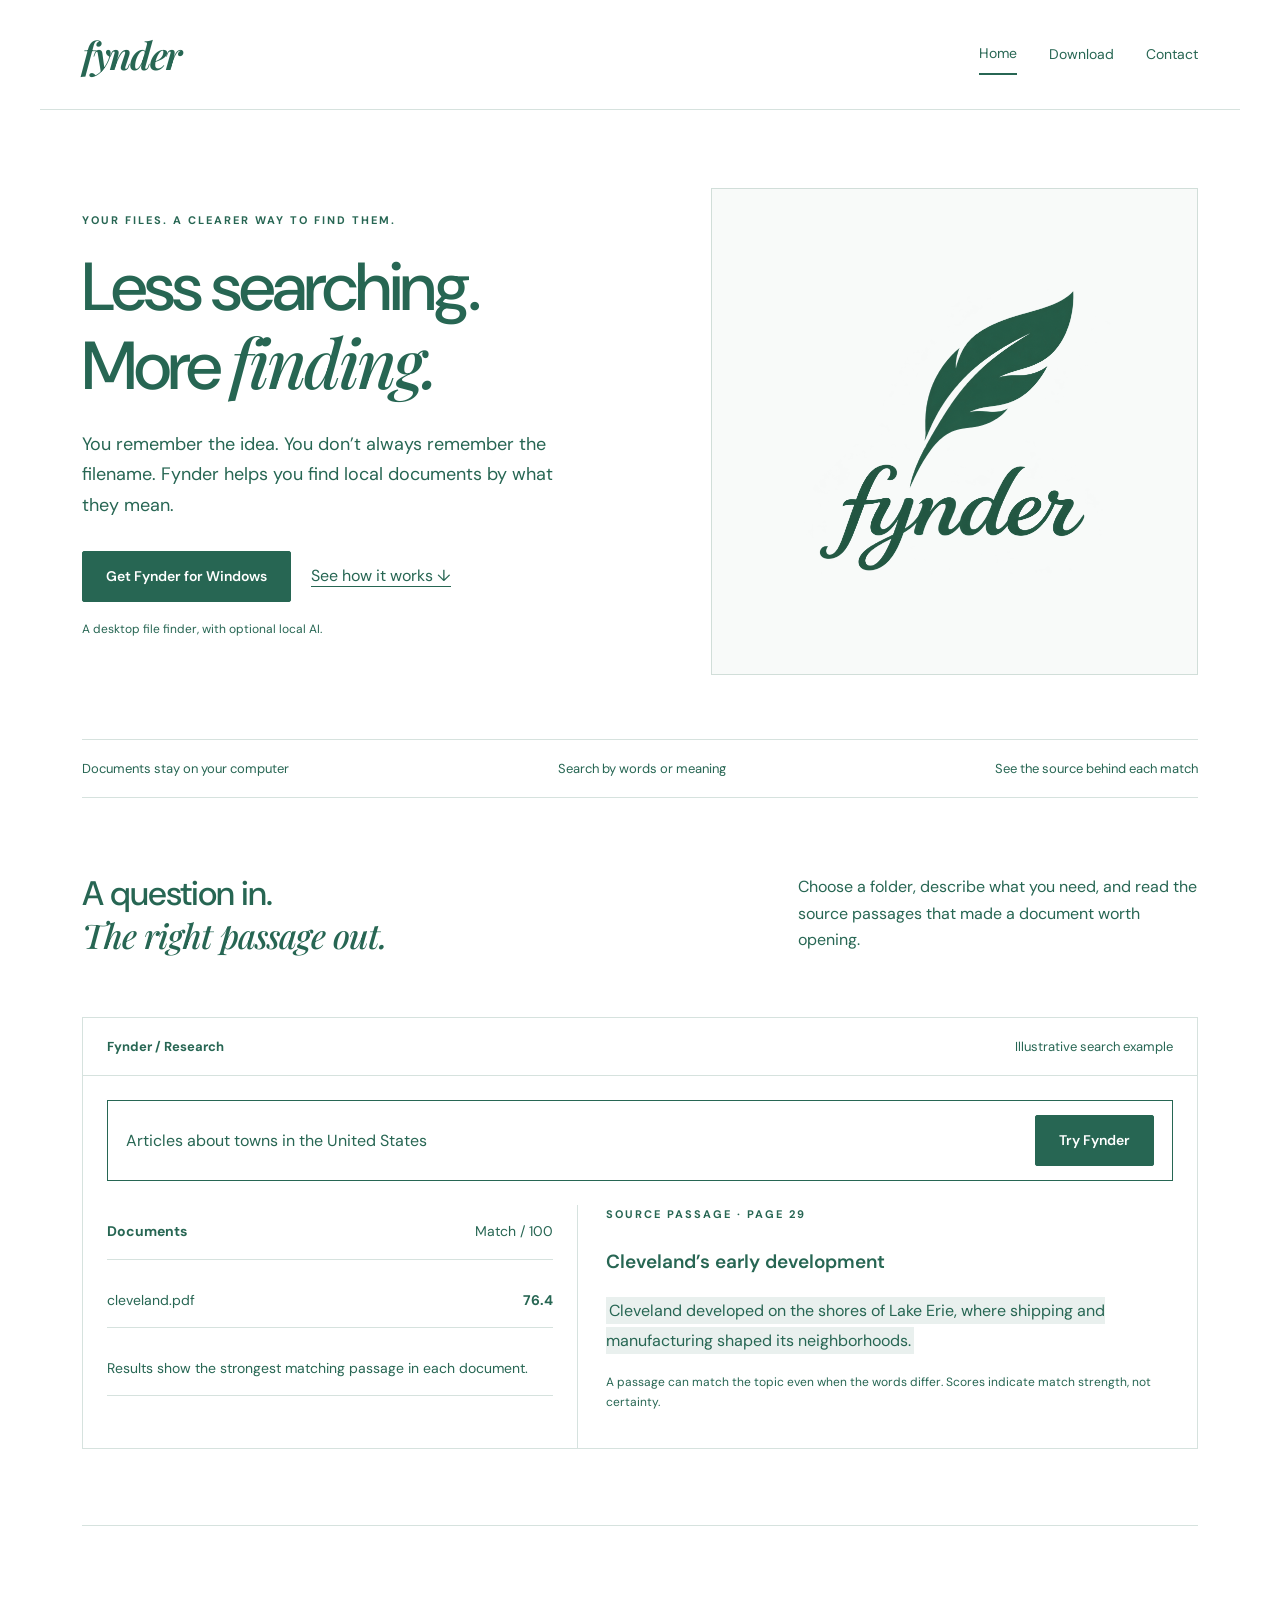
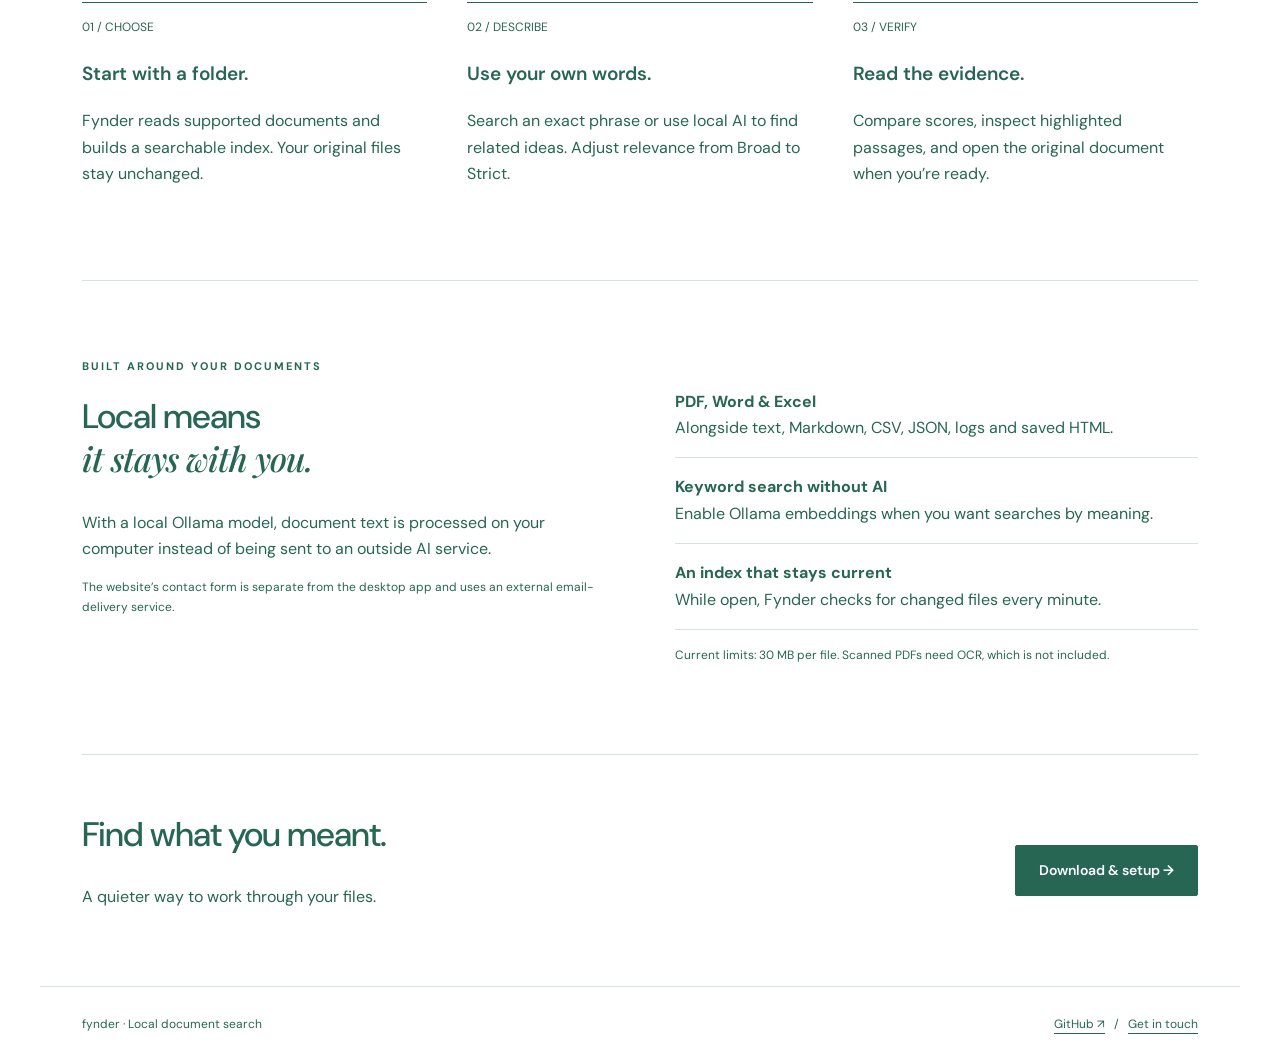
<file: index.html>
<!doctype html><html lang="en"><head><meta charset="utf-8"><meta name="viewport" content="width=device-width,initial-scale=1"><meta name="description" content="Fynder is a local desktop file finder. Search documents by meaning and see the passages that match."><meta name="theme-color" content="#276653"><title>Find the document you had in mind — Fynder</title><link rel="stylesheet" href="style.css"><link rel="icon" href="assets/fynder-logo.png" type="image/png"></head><body><a class="skip" href="#main">Skip to content</a><header><a href="index.html" class="brand" aria-label="Fynder home">fynder</a><nav aria-label="Main navigation"><a href="index.html" aria-current="page">Home</a><a href="download.html">Download</a><a href="contact.html">Contact</a></nav></header><main id="main"><section class="hero"><div><p class="eyebrow">Your files. A clearer way to find them.</p><h1>Less searching.<br>More <em>finding.</em></h1><p class="lead">You remember the idea. You don’t always remember the filename. Fynder helps you find local documents by what they mean.</p><div class="actions"><a class="button" href="download.html">Get Fynder for Windows</a><a href="#how">See how it works ↓</a></div><p class="small">A desktop file finder, with optional local AI.</p></div><div class="logo-stage"><img src="assets/fynder-logo.png" alt="Fynder feather and cursive wordmark" width="600" height="560"></div></section><div class="facts"><span>Documents stay on your computer</span><span>Search by words or meaning</span><span>See the source behind each match</span></div><section class="section" id="how"><div class="section-head"><h2>A question in.<br><em>The right passage out.</em></h2><p>Choose a folder, describe what you need, and read the source passages that made a document worth opening.</p></div><div class="demo" aria-label="Illustrative Fynder search example"><div class="demo-top"><strong>Fynder / Research</strong><span>Illustrative search example</span></div><div class="demo-query"><span>Articles about towns in the United States</span><a href="download.html" class="button">Try Fynder</a></div><div class="demo-body"><div class="demo-results"><p><strong>Documents</strong><span>Match / 100</span></p><p>cleveland.pdf <strong>76.4</strong></p><p class="small">Results show the strongest matching passage in each document.</p></div><div class="demo-reading"><p class="eyebrow">Source passage · Page 29</p><h3>Cleveland’s early development</h3><p><mark>Cleveland developed on the shores of Lake Erie, where shipping and manufacturing shaped its neighborhoods.</mark></p><p class="small">A passage can match the topic even when the words differ. Scores indicate match strength, not certainty.</p></div></div></div></section><section class="section"><div class="steps"><div><p class="step-no">01 / CHOOSE</p><h3>Start with a folder.</h3><p>Fynder reads supported documents and builds a searchable index. Your original files stay unchanged.</p></div><div><p class="step-no">02 / DESCRIBE</p><h3>Use your own words.</h3><p>Search an exact phrase or use local AI to find related ideas. Adjust relevance from Broad to Strict.</p></div><div><p class="step-no">03 / VERIFY</p><h3>Read the evidence.</h3><p>Compare scores, inspect highlighted passages, and open the original document when you’re ready.</p></div></div></section><section class="section split"><div><p class="eyebrow">Built around your documents</p><h2>Local means<br><em>it stays with you.</em></h2><p>With a local Ollama model, document text is processed on your computer instead of being sent to an outside AI service.</p><p class="small">The website’s contact form is separate from the desktop app and uses an external email-delivery service.</p></div><div><ul class="list"><li><strong>PDF, Word &amp; Excel</strong><br>Alongside text, Markdown, CSV, JSON, logs and saved HTML.</li><li><strong>Keyword search without AI</strong><br>Enable Ollama embeddings when you want searches by meaning.</li><li><strong>An index that stays current</strong><br>While open, Fynder checks for changed files every minute.</li></ul><p class="small">Current limits: 30 MB per file. Scanned PDFs need OCR, which is not included.</p></div></section><section class="cta"><div><h2>Find what you meant.</h2><p>A quieter way to work through your files.</p></div><a class="button" href="download.html">Download &amp; setup →</a></section></main><footer><span>fynder · Local document search</span><span><a href="https://github.com/compangus" target="_blank" rel="noopener noreferrer">GitHub ↗</a> &nbsp; / &nbsp; <a href="contact.html">Get in touch</a></span></footer><script src="site.js" defer></script></body></html>
</file>
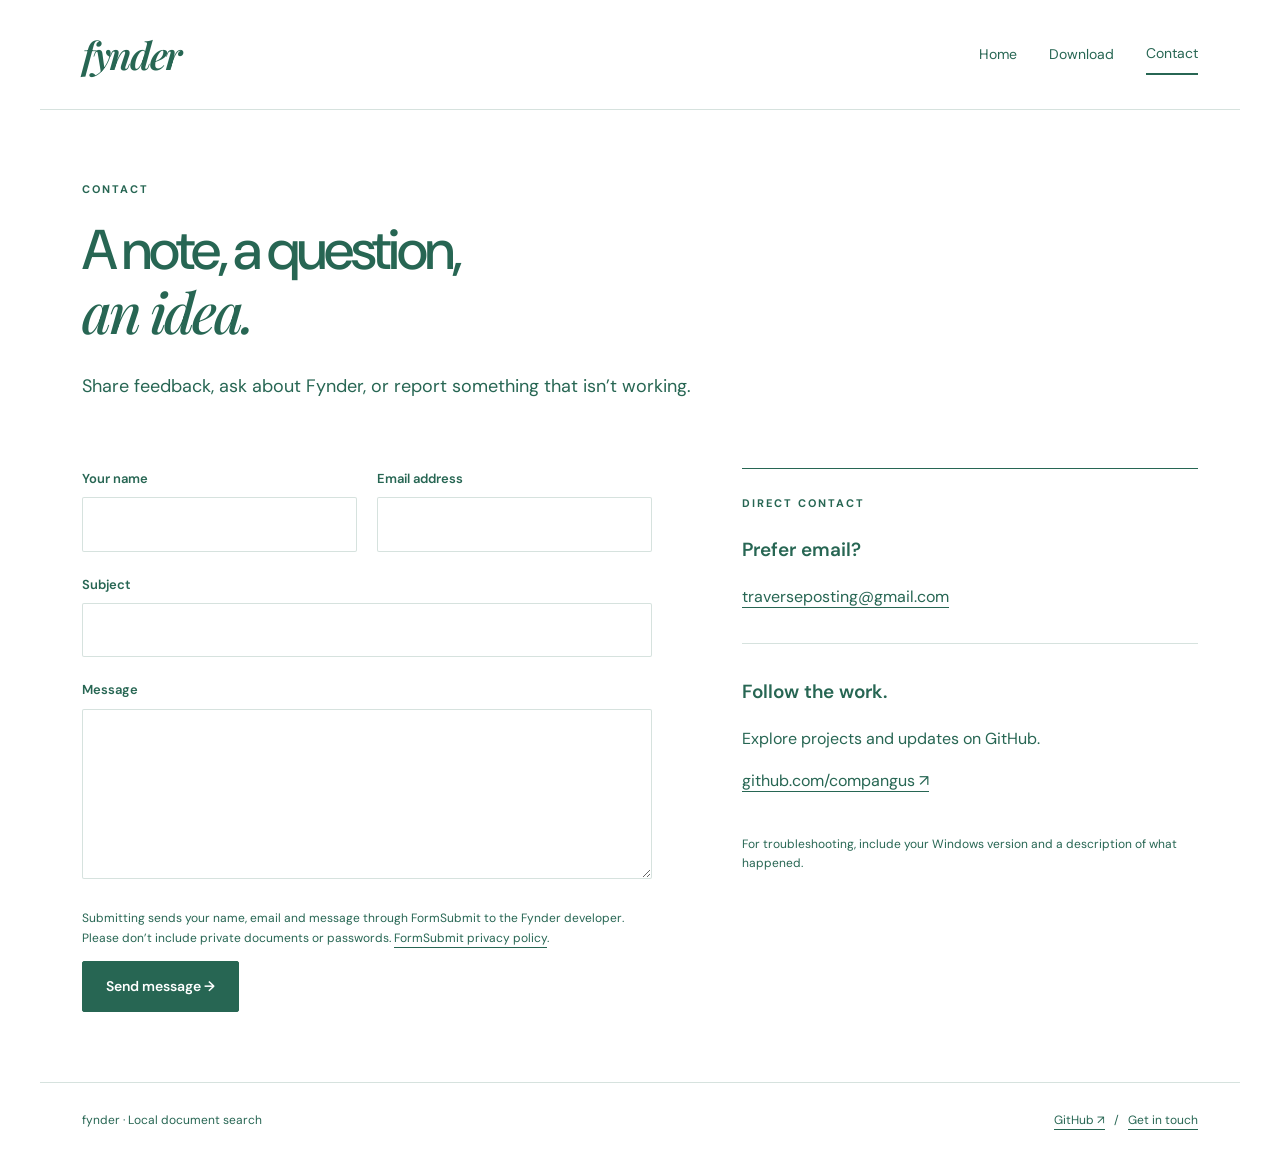
<file: contact.html>
<!doctype html><html lang="en"><head><meta charset="utf-8"><meta name="viewport" content="width=device-width,initial-scale=1"><meta name="description" content="Fynder is a local desktop file finder. Search documents by meaning and see the passages that match."><meta name="theme-color" content="#276653"><title>Contact — Fynder</title><link rel="stylesheet" href="style.css"><link rel="icon" href="assets/fynder-logo.png" type="image/png"></head><body><a class="skip" href="#main">Skip to content</a><header><a href="index.html" class="brand" aria-label="Fynder home">fynder</a><nav aria-label="Main navigation"><a href="index.html">Home</a><a href="download.html">Download</a><a href="contact.html" aria-current="page">Contact</a></nav></header><main id="main"><section class="page-head"><p class="eyebrow">Contact</p><h1>A note, a question,<br><em>an idea.</em></h1><p class="lead">Share feedback, ask about Fynder, or report something that isn’t working.</p></section><div class="contact-layout"><form action="https://formsubmit.co/traverseposting@gmail.com" method="POST"><input type="hidden" name="_subject" value="Fynder website message"><input type="hidden" name="_template" value="table"><div class="field-row"><div class="field"><label for="name">Your name</label><input id="name" name="name" autocomplete="name" required maxlength="100"></div><div class="field"><label for="email">Email address</label><input id="email" name="email" type="email" autocomplete="email" required maxlength="254"></div></div><div class="field"><label for="topic">Subject</label><input id="topic" name="subject" required maxlength="160"></div><div class="field"><label for="message">Message</label><textarea id="message" name="message" required maxlength="10000"></textarea></div><input type="text" name="_honey" class="hidden" tabindex="-1" autocomplete="off" aria-hidden="true"><p class="small">Submitting sends your name, email and message through FormSubmit to the Fynder developer. Please don’t include private documents or passwords. <a href="https://formsubmit.co/privacy.pdf" target="_blank" rel="noopener noreferrer">FormSubmit privacy policy</a>.</p><button class="button" type="submit">Send message →</button></form><aside class="contact-aside"><p class="eyebrow">Direct contact</p><h3>Prefer email?</h3><p><a href="mailto:traverseposting@gmail.com">traverseposting@gmail.com</a></p><hr style="border:0;border-top:1px solid var(--line);margin:32px 0"><h3>Follow the work.</h3><p>Explore projects and updates on GitHub.</p><a href="https://github.com/compangus" target="_blank" rel="noopener noreferrer">github.com/compangus ↗</a><p class="small" style="margin-top:40px">For troubleshooting, include your Windows version and a description of what happened.</p></aside></div></main><footer><span>fynder · Local document search</span><span><a href="https://github.com/compangus" target="_blank" rel="noopener noreferrer">GitHub ↗</a> &nbsp; / &nbsp; <a href="contact.html">Get in touch</a></span></footer><script src="site.js" defer></script></body></html>
</file>
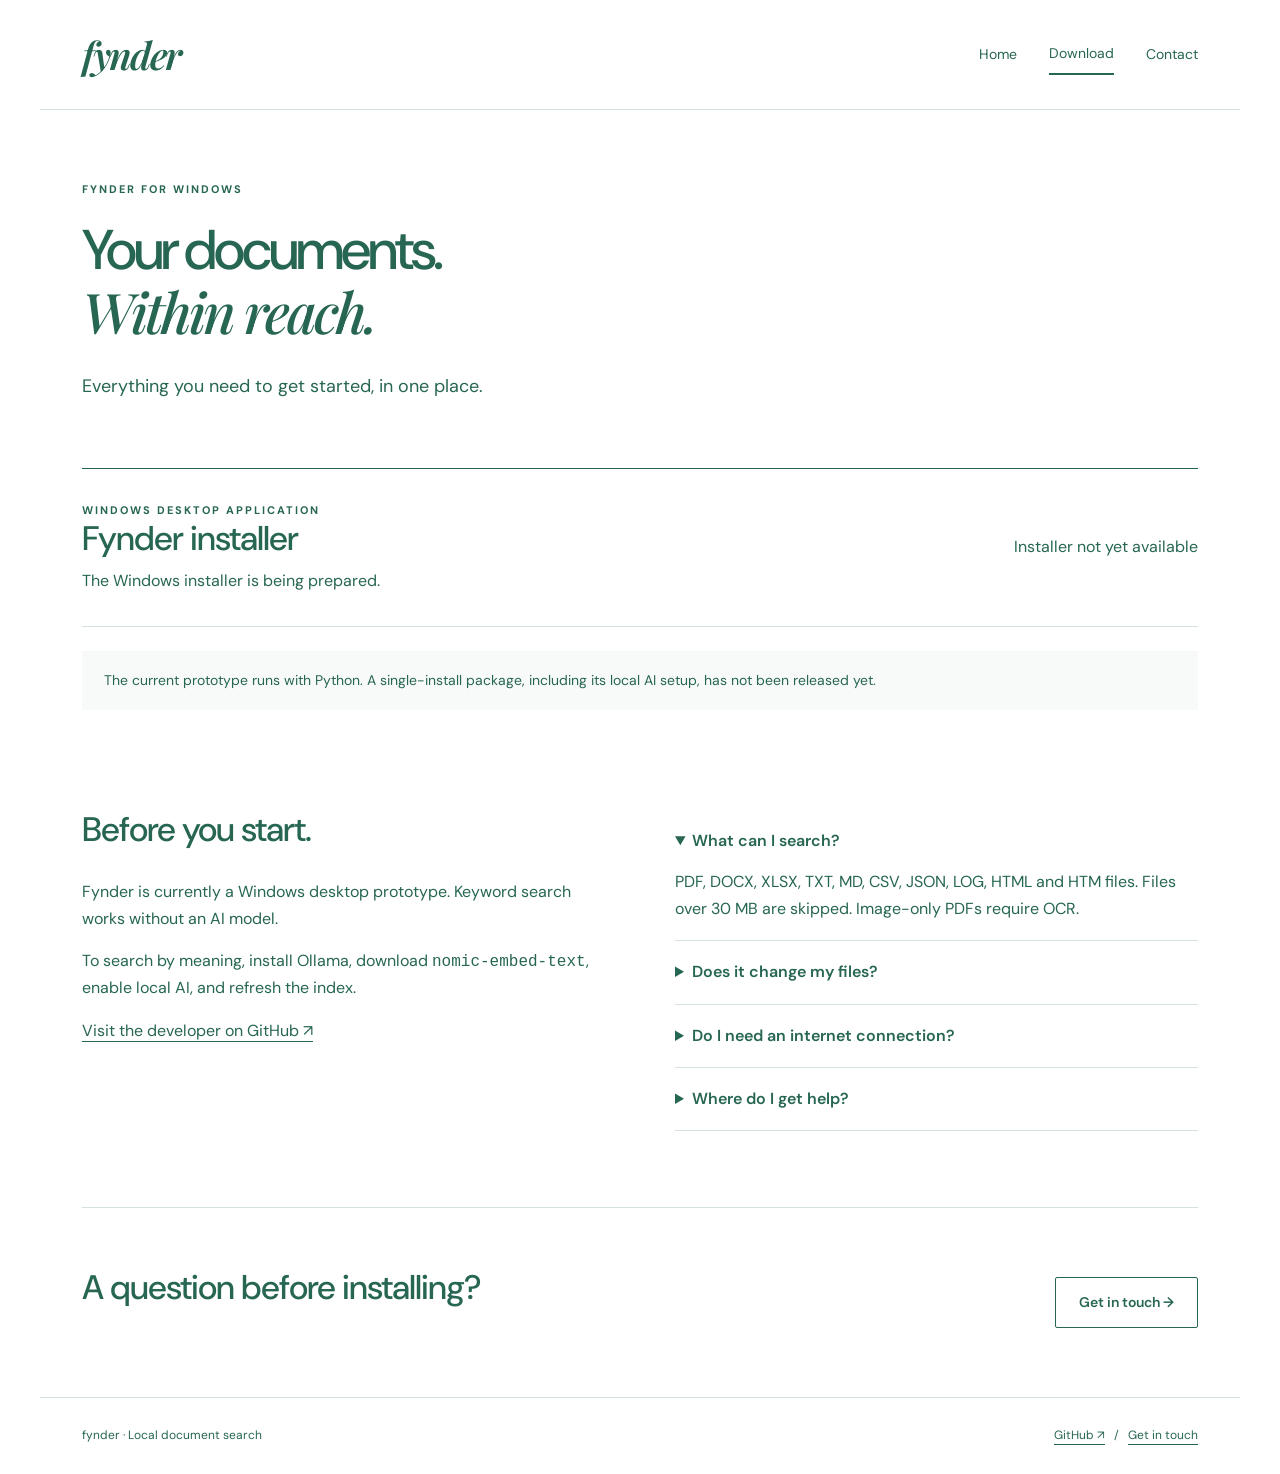
<file: download.html>
<!doctype html><html lang="en"><head><meta charset="utf-8"><meta name="viewport" content="width=device-width,initial-scale=1"><meta name="description" content="Fynder is a local desktop file finder. Search documents by meaning and see the passages that match."><meta name="theme-color" content="#276653"><title>Download — Fynder</title><link rel="stylesheet" href="style.css"><link rel="icon" href="assets/fynder-logo.png" type="image/png"></head><body><a class="skip" href="#main">Skip to content</a><header><a href="index.html" class="brand" aria-label="Fynder home">fynder</a><nav aria-label="Main navigation"><a href="index.html">Home</a><a href="download.html" aria-current="page">Download</a><a href="contact.html">Contact</a></nav></header><main id="main"><section class="page-head"><p class="eyebrow">Fynder for Windows</p><h1>Your documents.<br><em>Within reach.</em></h1><p class="lead">Everything you need to get started, in one place.</p></section><section class="download-row"><div><p class="eyebrow">Windows desktop application</p><h2>Fynder installer</h2><p id="release-status">The Windows installer is being prepared.</p></div><div><a class="button hidden" id="installer-download" download>Download for Windows ↓</a><span id="release-unavailable">Installer not yet available</span></div></section><p class="notice">The current prototype runs with Python. A single-install package, including its local AI setup, has not been released yet.</p><section class="section split"><div><h2>Before you start.</h2><p>Fynder is currently a Windows desktop prototype. Keyword search works without an AI model.</p><p>To search by meaning, install Ollama, download <code>nomic-embed-text</code>, enable local AI, and refresh the index.</p><a href="https://github.com/compangus" target="_blank" rel="noopener noreferrer">Visit the developer on GitHub ↗</a></div><div><details open><summary>What can I search?</summary><p>PDF, DOCX, XLSX, TXT, MD, CSV, JSON, LOG, HTML and HTM files. Files over 30 MB are skipped. Image-only PDFs require OCR.</p></details><details><summary>Does it change my files?</summary><p>No. Fynder reads your files and stores a separate local search index. Highlights appear in its preview.</p></details><details><summary>Do I need an internet connection?</summary><p>You need internet access to download the app, Ollama and the model. Once those are installed, document search with a local model runs on your computer.</p></details><details><summary>Where do I get help?</summary><p><a href="contact.html">Contact the developer</a> with your question or the error you’re seeing.</p></details></div></section><section class="cta"><h2>A question before installing?</h2><a class="button secondary" href="contact.html">Get in touch →</a></section></main><footer><span>fynder · Local document search</span><span><a href="https://github.com/compangus" target="_blank" rel="noopener noreferrer">GitHub ↗</a> &nbsp; / &nbsp; <a href="contact.html">Get in touch</a></span></footer><script src="site.js" defer></script></body></html>
</file>
<file: style.css>
@import url('https://fonts.googleapis.com/css2?family=DM+Sans:wght@400;500;600;700&family=Playfair+Display:ital,wght@1,500;1,600&display=swap');
:root{--green:#276653;--line:#27665330;--wash:#27665308}*{box-sizing:border-box}body{margin:0;background:#fff;color:var(--green);font:16px/1.65 'DM Sans',Arial,sans-serif}a{color:inherit;text-underline-offset:5px}button,input,textarea{font:inherit}button,a{touch-action:manipulation}a:focus-visible,button:focus-visible,input:focus-visible,textarea:focus-visible{outline:2px solid var(--green);outline-offset:5px}header,main,footer{max-width:1200px;margin:auto;padding:0 42px}header{height:110px;display:flex;align-items:center;justify-content:space-between;border-bottom:1px solid var(--line)}.brand{font:italic 600 38px 'Playfair Display',Georgia,serif;text-decoration:none;letter-spacing:-2px}.brand img{width:22px;height:28px;object-fit:cover;object-position:top;display:none}nav{display:flex;gap:32px;align-items:center}nav a{font-size:14px;text-decoration:none;padding:8px 0}nav a[aria-current=page]{border-bottom:2px solid var(--green)}.eyebrow{text-transform:uppercase;font-size:11px;font-weight:700;letter-spacing:2px;margin:0 0 22px}h1,h2,h3,p{margin-top:0}h1{font-size:clamp(42px,5.3vw,70px);line-height:1.08;letter-spacing:-3px;font-weight:500;margin-bottom:26px}h1 em,h2 em{font-family:'Playfair Display',Georgia,serif;font-weight:500}h2{font-size:34px;line-height:1.2;letter-spacing:-1px;font-weight:500}h3{font-size:19px;font-weight:600}.hero{display:grid;grid-template-columns:1.18fr 1fr;gap:55px;padding:78px 0 64px;align-items:center}.hero p{max-width:480px}.lead{font-size:18px;line-height:1.7}.button{display:inline-flex;justify-content:center;align-items:center;background:var(--green);color:white;padding:13px 23px;text-decoration:none;border:1px solid var(--green);border-radius:2px;font-size:14px;font-weight:600;cursor:pointer}.button:hover{opacity:.88}.button.secondary{background:white;color:var(--green)}.actions{display:flex;gap:20px;align-items:center;margin:30px 0 18px}.small{font-size:12px}.logo-stage{display:flex;align-items:center;justify-content:center;background:var(--wash);aspect-ratio:1;border:1px solid var(--line)}.logo-stage img{width:68%;height:75%;object-fit:contain}.facts{border-top:1px solid var(--line);border-bottom:1px solid var(--line);display:flex;justify-content:space-between;padding:18px 0;font-size:13px;gap:12px}.section{padding:76px 0;border-bottom:1px solid var(--line)}.section-head{display:flex;justify-content:space-between;gap:40px;margin-bottom:30px;align-items:flex-start}.section-head p{max-width:400px}.demo{border:1px solid var(--line);background:white}.demo-top{padding:18px 24px;border-bottom:1px solid var(--line);display:flex;justify-content:space-between;font-size:13px}.demo-query{margin:24px;display:flex;border:1px solid var(--green);padding:14px 18px;gap:10px;align-items:center}.demo-query span{flex:1}.demo-body{display:grid;grid-template-columns:1fr 1.25fr;min-height:240px}.demo-results{border-right:1px solid var(--line);padding:0 24px}.demo-results p{padding:15px 0;border-bottom:1px solid var(--line);display:flex;justify-content:space-between;gap:20px;font-size:14px}.demo-reading{padding:0 28px 24px}.demo-reading mark{background:#27665319;color:var(--green);padding:3px;line-height:1.9}.steps{display:grid;grid-template-columns:repeat(3,1fr);gap:40px}.step-no{font-size:12px;border-top:1px solid var(--green);padding-top:15px;margin-bottom:20px}.split{display:grid;grid-template-columns:1fr 1fr;gap:70px}.list{list-style:none;padding:0}.list li{padding:16px 0;border-bottom:1px solid var(--line)}.cta{padding:60px 0;display:flex;align-items:center;justify-content:space-between;gap:24px}footer{border-top:1px solid var(--line);padding-top:28px;padding-bottom:28px;display:flex;justify-content:space-between;font-size:12px;gap:20px}.page-head{padding:70px 0 48px;max-width:780px}.page-head h1{font-size:56px}.download-row{padding:32px 0;border-top:1px solid var(--green);border-bottom:1px solid var(--line);display:grid;grid-template-columns:1fr auto;gap:30px;align-items:center}.download-row h2{margin-bottom:8px}.download-row p{margin-bottom:0}.notice{background:var(--wash);padding:18px 22px;margin:24px 0;font-size:14px}.contact-layout{display:grid;grid-template-columns:1.25fr 1fr;gap:90px;padding-bottom:70px}label{display:block;font-size:13px;font-weight:600;margin-bottom:8px}input,textarea{border:1px solid var(--line);background:white;color:var(--green);padding:13px;width:100%;border-radius:2px}textarea{resize:vertical;min-height:170px}.field{margin-bottom:22px}.field-row{display:grid;grid-template-columns:1fr 1fr;gap:20px}.contact-aside{border-top:1px solid var(--green);padding-top:25px}.contact-aside a{overflow-wrap:anywhere}.hidden{display:none!important}details{border-bottom:1px solid var(--line);padding:18px 0}summary{cursor:pointer;font-weight:600}details p{margin:15px 0 0}::selection{background:var(--green);color:white}.skip{position:absolute;left:-9999px}.skip:focus{left:20px;top:10px;background:white;z-index:2;padding:8px}@media(max-width:760px){header,main,footer{padding-left:22px;padding-right:22px}header{height:90px}nav{gap:18px}.brand{font-size:32px}.hero,.split,.contact-layout{grid-template-columns:1fr;gap:35px}.hero{padding:45px 0}.logo-stage{aspect-ratio:1.5}.logo-stage img{width:50%;height:85%}h1{letter-spacing:-1.5px}.facts{flex-wrap:wrap}.steps{grid-template-columns:1fr;gap:25px}.section{padding:45px 0}.section-head,.cta{display:block}.demo-body{grid-template-columns:1fr}.demo-results{border-right:0}.demo-query{margin:16px;font-size:13px}.demo-top{padding:15px}.demo-query .button{padding:8px}.download-row{grid-template-columns:1fr}.page-head{padding:45px 0 30px}.page-head h1{font-size:42px}.field-row{grid-template-columns:1fr;gap:0}footer{flex-wrap:wrap}.cta .button{margin-top:12px}}
</file>
